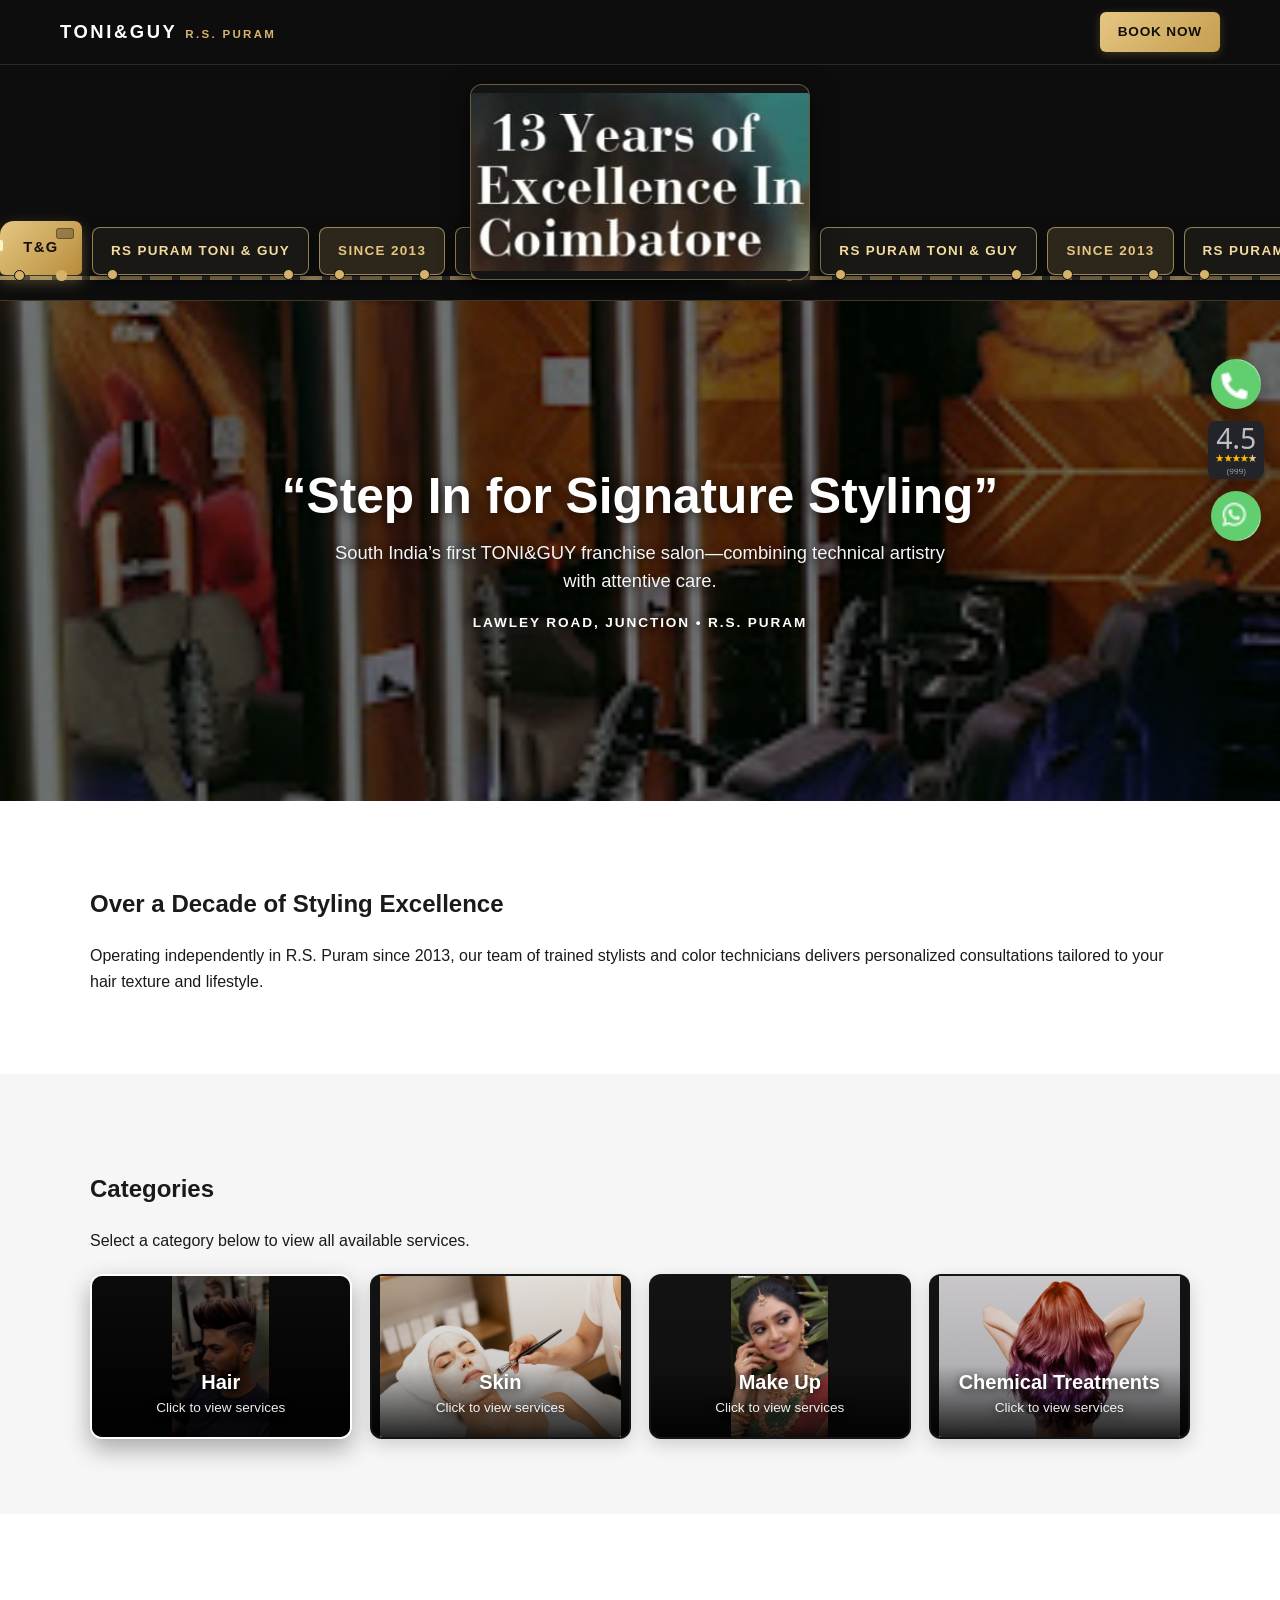
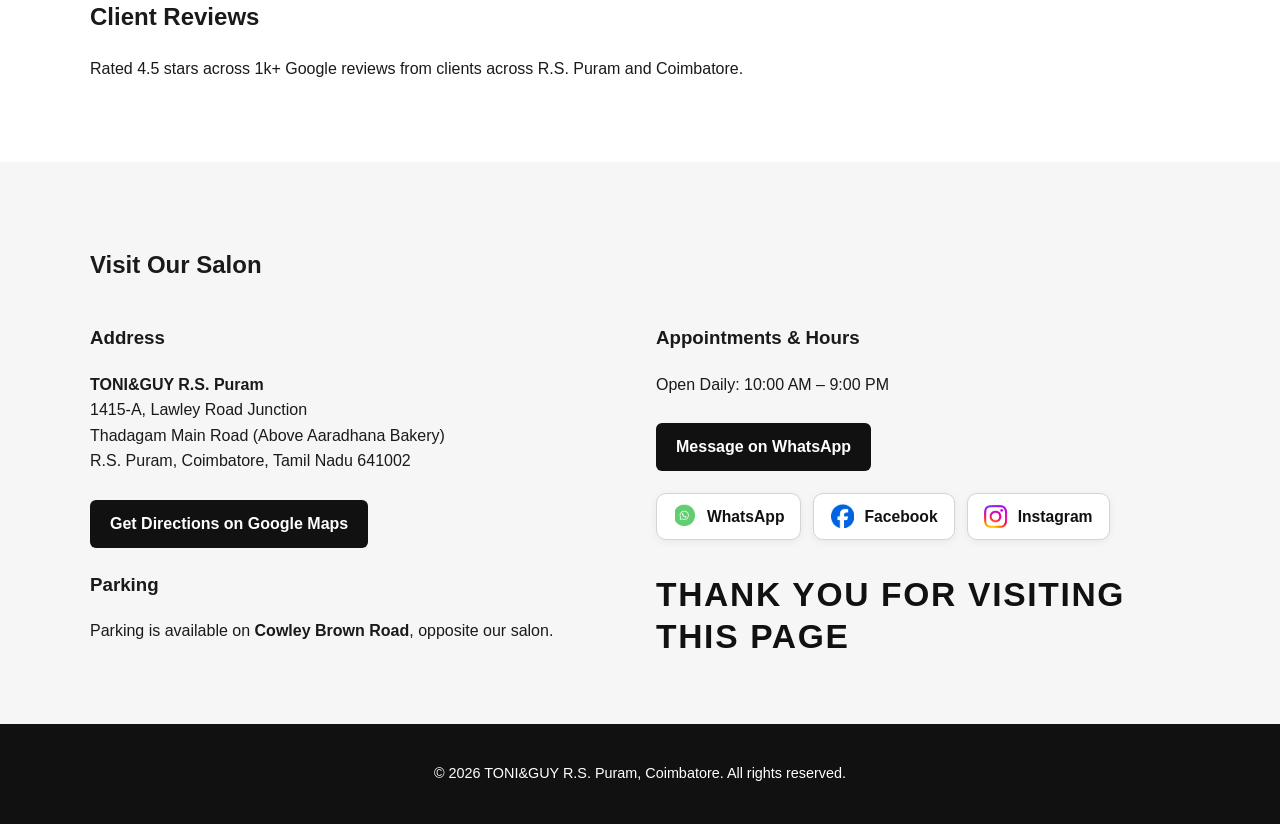
<file: index.html>
<!DOCTYPE html>
<html lang="en">
<head>
  <meta charset="UTF-8">
  <meta name="viewport" content="width=device-width, initial-scale=1.0">
  <title>TONI&amp;GUY R.S. Puram | Hair &amp; Beauty Salon in Coimbatore</title>
  <meta name="description" content="South India's first TONI&amp;GUY franchise outlet in R.S. Puram, Coimbatore. Located at Lawley Road Junction, Thadagam Main Road above Aaradhana Bakery.">
  <link rel="stylesheet" href="css/style.css?v=18">
  <style>
    .category-grid {
      display: grid;
      grid-template-columns: repeat(auto-fit, minmax(220px, 1fr));
      gap: 18px;
      margin-top: 20px;
    }
    .category-card {
      position: relative;
      overflow: hidden;
      min-height: 165px;
      background-size: cover;
      background-position: center top;
      border: 2px solid transparent;
      border-radius: 12px;
      padding: 22px 18px;
      text-align: center;
      color: #ffffff;
      cursor: pointer;
      display: flex;
      flex-direction: column;
      justify-content: flex-end;
      align-items: center;
      transition: transform 0.25s ease, border-color 0.25s ease, box-shadow 0.25s ease;
      box-shadow: 0 6px 18px rgba(0, 0, 0, 0.16);
    }
    .category-card::before {
      content: "";
      position: absolute;
      inset: 0;`
      background: linear-gradient(to top, rgba(10, 10, 10, 0.82) 10%, rgba(10, 10, 10, 0.35) 100%);
      z-index: 0;
      transition: background 0.25s ease;
    }
    .category-card:hover {
      transform: translateY(-3px);
      border-color: rgba(255, 255, 255, 0.65);
    }
    .category-card.active {
      border-color: #ffffff;
      box-shadow: 0 10px 24px rgba(0, 0, 0, 0.32);
    }
    .category-card.active::before {
      background: linear-gradient(to top, rgba(0, 0, 0, 0.9) 15%, rgba(0, 0, 0, 0.45) 100%);
    }
    .category-card h3,
    .category-card span {
      position: relative;
      z-index: 1;
      color: #ffffff;
      text-shadow: 0 2px 8px rgba(0, 0, 0, 0.75);
    }
    .category-card h3 {
      margin: 0 0 6px;
      font-size: 1.25rem;
    }
    .category-card span {
      font-size: 0.85rem;
      opacity: 0.92;
    }
    .cat-hair-bg {
      background-image: url("images/haircut.jpg");
    }
    .cat-skin-bg {
      background-image: url("images/skin.jpg");
    }
    .cat-makeup-bg {
      background-image: url("images/makeup.jpg");
    }
    .cat-chemical-bg {
      background-image: url("images/chemical.jpg");
    }
    .category-panel {
      display: none;
      margin-top: 24px;
      background: #ffffff;
      border: 1px solid #e5e5e5;
      border-radius: 12px;
      padding: 24px;
      box-shadow: 0 6px 18px rgba(0, 0, 0, 0.06);
    }
    .category-panel.active {
      display: block;
    }
    .panel-header-row {
      display: flex;
      align-items: center;
      justify-content: space-between;
      gap: 12px;
      margin-bottom: 14px;
      border-bottom: 1px solid #eeeeee;
      padding-bottom: 10px;
    }
    .category-panel h3 {
      margin: 0;
      font-size: 1.25rem;
    }
    .back-to-cats-btn {
      padding: 6px 14px;
      border-radius: 999px;
      border: 1px solid #d4af37;
      background: transparent;
      color: #d4af37;
      font-size: 0.85rem;
      font-weight: 600;
      cursor: pointer;
    }
    .back-to-cats-btn:hover {
      background: #d4af37;
      color: #111111;
    }
    .service-tags {
      display: flex;
      flex-wrap: wrap;
      gap: 10px;
      list-style: none;
      padding: 0;
      margin: 0;
    }
    .service-tags li {
      background: #f5f5f5;
      color: #111111;
      padding: 8px 14px;
      border-radius: 999px;
      font-size: 0.92rem;
      border: 1px solid #e2e2e2;
    }

    /* Whole Categories Section Holding New PNG Picture + Gold Services When Clicked */
    #services.has-category-bg {
      position: relative;
      background-size: cover;
      background-position: center;
      background-repeat: no-repeat;
      color: #ffffff;
    }
    #services.has-category-bg::before {
      content: "";
      position: absolute;
      inset: 0;
      background: rgba(10, 10, 10, 0.72);
      z-index: 0;
    }
    #services.has-category-bg > .container {
      position: relative;
      z-index: 1;
    }
    #services.has-category-bg h2,
    #services.has-category-bg > .container > p {
      color: #ffffff;
    }
    #services.has-category-bg .category-panel {
      background: rgba(15, 15, 15, 0.84);
      border-color: rgba(245, 214, 135, 0.6);
      box-shadow: 0 10px 28px rgba(0, 0, 0, 0.45);
    }
    #services.has-category-bg .panel-header-row {
      border-bottom-color: rgba(245, 214, 135, 0.35);
    }
    #services.has-category-bg .category-panel h3 {
      color: #f5d687;
    }
    #services.has-category-bg .service-tags li {
      background: rgba(245, 214, 135, 0.16);
      color: #f5d687;
      border: 1px solid rgba(245, 214, 135, 0.7);
      font-weight: 600;
    }
  </style>
</head>
  <script>
(function () {
  function startRotator() {
    var frame = document.getElementById("neatRotatorFrame");
    if (!frame) return;

    var slides = frame.querySelectorAll(".neat-slide");
    var dots = frame.querySelectorAll(".neat-dot");
    if (slides.length < 2) return;

    var current = 0;

    function goTo(idx) {
      current = ((idx % slides.length) + slides.length) % slides.length;
      for (var i = 0; i < slides.length; i++) {
        if (i === current) {
          slides[i].classList.add("is-active");
        } else {
          slides[i].classList.remove("is-active");
        }
      }
      for (var j = 0; j < dots.length; j++) {
        if (j === current) {
          dots[j].classList.add("is-active");
        } else {
          dots[j].classList.remove("is-active");
        }
      }
    }

    goTo(0);

    for (var d = 0; d < dots.length; d++) {
      (function (dotIndex) {
        dots[dotIndex].addEventListener("click", function () {
          goTo(dotIndex);
        });
      })(d);
    }

    if (window.__neatRotatorTimer) {
      clearInterval(window.__neatRotatorTimer);
    }
    window.__neatRotatorTimer = setInterval(function () {
      goTo(current + 1);
    }, 2000);
  }

  if (document.readyState === "loading") {
    document.addEventListener("DOMContentLoaded", startRotator);
  } else {
    startRotator();
  }
})();
</script>
<body>
  
<header class="site-topbar">
  <div class="topbar-inner">
    <a href="index.html" class="brand-mark" aria-label="TONI&GUY R.S. Puram Home">
      <span class="brand-title">TONI&amp;GUY</span>
      <span class="brand-sub">R.S. PURAM</span>
    </a>
    <a href="booking.html" class="topbar-book-btn">Book Now</a>
  </div>
</header>
<section class="neat-rotator-section" aria-label="Salon Highlights Rotator">
  <!-- Train passing behind the rotating picture card -->
  <div class="strip-train-stage" aria-hidden="true">
    <div class="strip-rail-line"></div>
    <div class="strip-train-loop">
      <div class="train-set">
        <div class="train-engine">
          <span class="train-headlight"></span>
          <span class="train-engine-badge">T&amp;G</span>
        </div>
        <div class="train-car">RS PURAM TONI &amp; GUY</div>
        <div class="train-car train-car-accent">SINCE 2013</div>
        <div class="train-car">RS PURAM TONI &amp; GUY</div>
      </div>

      <div class="train-set">
        <div class="train-engine">
          <span class="train-headlight"></span>
          <span class="train-engine-badge">T&amp;G</span>
        </div>
        <div class="train-car">RS PURAM TONI &amp; GUY</div>
        <div class="train-car train-car-accent">SINCE 2013</div>
        <div class="train-car">RS PURAM TONI &amp; GUY</div>
      </div>
    </div>
  </div>

  <!-- Centered rotating photo card sitting in front of the train -->
  <div class="neat-rotator-frame" id="neatRotatorFrame">
    <div class="neat-rotator-track">
      <div class="neat-slide is-active">
        <img src="images/13.png" alt="13 Years of TONI&amp;GUY R.S. Puram" />
      </div>
      <div class="neat-slide">
        <img src="images/1st.png" alt="South India's First TONI&amp;GUY Franchise Salon" />
      </div>
      <div class="neat-slide">
        <img src="images/happy.png" alt="Happy Clients at TONI&amp;GUY R.S. Puram" />
      </div>
    </div>

    <div class="neat-rotator-dots" aria-label="Slide indicators">
      <button type="button" class="neat-dot is-active" data-slide="0" aria-label="Show slide 1"></button>
      <button type="button" class="neat-dot" data-slide="1" aria-label="Show slide 2"></button>
      <button type="button" class="neat-dot" data-slide="2" aria-label="Show slide 3"></button>
    </div>
  </div>
</section>

  
 <section class="hero-slider" id="top" aria-label="Salon Showcase">
    <div class="slides-track">
      <!-- Slide 1 -->
      <div class="slide active">
        <img src="images/slide2.png" alt="TONI&amp;GUY R.S. Puram Coimbatore salon interior" class="slide-img" />
        <div class="slide-overlay"></div>
        <div class="slide-content">
          <h1 class="slide-headline">&ldquo;Step In for Signature Styling&rdquo;</h1>
          <p class="slide-subtext">
            South India&rsquo;s first TONI&amp;GUY franchise salon&mdash;combining technical artistry with attentive care.
          </p>
          <p class="slide-location">LAWLEY ROAD, JUNCTION &bull; R.S. PURAM</p>
        </div>
      </div>

      <!-- Slide 2 -->
      <div class="slide">
        <img src="images/slide2.png" alt="TONI&amp;GUY R.S. Puram styling stations and mirrors" class="slide-img" />
        <div class="slide-overlay"></div>
        <div class="slide-content">
          <h2 class="slide-headline">&ldquo;Ready for a Fresh Look?&rdquo;</h2>
          <p class="slide-subtext">
            Lock in your preferred stylist and time by calling now before peak weekend hours fill up.
          </p>
          <p class="slide-location">LAWLEY ROAD, JUNCTION &bull; R.S. PURAM</p>
        </div>
      </div>
    </div>
  </section>

  <section id="about" class="section">
    <div class="container">
      <h2>Over a Decade of Styling Excellence</h2>
      <p>Operating independently in R.S. Puram since 2013, our team of trained stylists and color technicians delivers personalized consultations tailored to your hair texture and lifestyle.</p>
    </div>
  </section>

  <section id="services" class="section section-alt">
    <div class="container">
      <h2>Categories</h2>
      <p>Select a category below to view all available services.</p>

      <div id="categoryCardsGrid" class="category-grid" role="tablist" aria-label="Service Categories">
        <button type="button" class="category-card cat-hair-bg active" data-category="hair" data-bg="images/hairs.png" onclick="showCategory('hair', this)">
          <h3>Hair</h3>
          <span>Click to view services</span>
        </button>

        <button type="button" class="category-card cat-skin-bg" data-category="skin" data-bg="images/skins.png" onclick="showCategory('skin', this)">
          <h3>Skin</h3>
          <span>Click to view services</span>
        </button>

        <button type="button" class="category-card cat-makeup-bg" data-category="makeup" data-bg="images/makeups.png" onclick="showCategory('makeup', this)">
          <h3>Make Up</h3>
          <span>Click to view services</span>
        </button>

        <button type="button" class="category-card cat-chemical-bg" data-category="chemical" data-bg="images/chemicals.png" onclick="showCategory('chemical', this)">
          <h3>Chemical Treatments</h3>
          <span>Click to view services</span>
        </button>
      </div>

      <!-- Hair Services -->
      <div id="cat-hair" class="category-panel">
        <div class="panel-header-row">
          <h3>Hair Services</h3>
          <button type="button" class="back-to-cats-btn" onclick="resetCategoriesView()">All Categories</button>
        </div>
        <ul class="service-tags">
          <li>Haircut</li>
          <li>Signature Cut</li>
          <li>Hair Mens</li>
          <li>Men's Style</li>
          <li>Hairstyling</li>
          <li>Blow dry</li>
          <li>Signature Blow Dry</li>
          <li>Shampoo &amp; conditioning</li>
          <li>Hair extensions</li>
          <li>Face Framing</li>
          <li>Hair Texture</li>
          <li>Afro Textured Hair</li>
          <li>Beach Wave</li>
          <li>Hair Up</li>
          <li>Party Hair</li>
          <li>Wedding Hair</li>
          <li>Hair &amp; Scalp</li>
          <li>Hair Treatment</li>
          <li>Hairspa Treatment</li>
          <li>Hair Salons</li>
          <li>Hairdressing Salons</li>
          <li>Hair And Fashion</li>
        </ul>
      </div>

      <!-- Skin Services -->
      <div id="cat-skin" class="category-panel">
        <div class="panel-header-row">
          <h3>Skin Services</h3>
          <button type="button" class="back-to-cats-btn" onclick="resetCategoriesView()">All Categories</button>
        </div>
        <ul class="service-tags">
          <li>Facials</li>
          <li>Skin care</li>
          <li>Manicure</li>
          <li>Pedicure</li>
          <li>Waxing</li>
          <li>Body waxing</li>
          <li>Eyebrow threading</li>
          <li>Eyebrow hair removal</li>
          <li>Eyebrow beautification</li>
          <li>Hair threading</li>
        </ul>
      </div>

      <!-- Make Up Services -->
      <div id="cat-makeup" class="category-panel">
        <div class="panel-header-row">
          <h3>Make Up Services</h3>
          <button type="button" class="back-to-cats-btn" onclick="resetCategoriesView()">All Categories</button>
        </div>
        <ul class="service-tags">
          <li>Make-up</li>
          <li>Make-up services</li>
          <li>Bridal services</li>
          <li>Wedding Day</li>
          <li>Wedding and event preparation</li>
          <li>Special Occasion</li>
          <li>Touch Up</li>
        </ul>
      </div>

      <!-- Chemical Treatments -->
      <div id="cat-chemical" class="category-panel">
        <div class="panel-header-row">
          <h3>Chemical Treatments</h3>
          <button type="button" class="back-to-cats-btn" onclick="resetCategoriesView()">All Categories</button>
        </div>
        <ul class="service-tags">
          <li>Hair Colour</li>
          <li>Signature Colour</li>
          <li>Full Head Colour</li>
          <li>Cut And Colour</li>
          <li>Colour Packages</li>
          <li>Signature Balayage</li>
          <li>Signature Highlights</li>
          <li>Keratin Smoothing</li>
          <li>Keratin treatments</li>
          <li>Plex Treatment</li>
          <li>Hair Straightener</li>
        </ul>
      </div>
    </div>
  </section>

  <section id="reviews" class="section">
    <div class="container">
      <h2>Client Reviews</h2>
      <p>Rated 4.5 stars across 1k+ Google reviews from clients across R.S. Puram and Coimbatore.</p>
    </div>
  </section>

  <section id="location" class="section section-alt">
    <div class="container">
      <h2>Visit Our Salon</h2>
      <div class="grid-2">
        <div>
          <h3>Address</h3>
          <p><strong>TONI&amp;GUY R.S. Puram</strong><br>
          1415-A, Lawley Road Junction<br>
          Thadagam Main Road (Above Aaradhana Bakery)<br>
          R.S. Puram, Coimbatore, Tamil Nadu 641002</p>

          <a
            href="https://maps.app.goo.gl/bHeQWKFLLneiMR136"
            class="btn-primary"
            target="_blank"
            rel="noopener"
          >
            Get Directions on Google Maps
          </a>

          <h3 style="margin-top: 22px;">Parking</h3>
          <p>Parking is available on <strong>Cowley Brown Road</strong>, opposite our salon.</p>
        </div>

        <div id="contact">
          <h3>Appointments &amp; Hours</h3>
          <p>Open Daily: 10:00 AM &ndash; 9:00 PM</p>
          <a id="whatsappSectionBtn" href="https://wa.me/919500839097" class="btn-primary" target="_blank" rel="noopener">Message on WhatsApp</a>

          <div class="salon-social-block">
            <div class="social-btn-group">
              <a href="https://wa.me/919500839097" target="_blank" rel="noopener noreferrer" class="social-action-btn" aria-label="WhatsApp 9500839097">
                <img src="images/whatapp.png" alt="WhatsApp" class="social-icon-img" />
                <span>WhatsApp</span>
              </a>

              <a href="https://www.facebook.com/share/14zz7qTqhJR/" target="_blank" rel="noopener noreferrer" class="social-action-btn" aria-label="Facebook Page">
                <img src="images/fb.png" alt="Facebook" class="social-icon-img" />
                <span>Facebook</span>
              </a>

              <a href="https://www.instagram.com/toniandguyrspuram?avpt=MTF4M2hwM3NieGpkdw==" target="_blank" rel="noopener noreferrer" class="social-action-btn" aria-label="Instagram Page">
                <img src="images/insta.png" alt="Instagram" class="social-icon-img" />
                <span>Instagram</span>
              </a>
            </div>

            <p class="thank-you-banner">THANK YOU FOR VISITING THIS PAGE</p>
          </div>
        </div>
       
      </div>
    </div>
  </section>

  <footer class="footer">
    <div class="container">
      <p>&copy; 2026 TONI&amp;GUY R.S. Puram, Coimbatore. All rights reserved.</p>
    </div>
  </footer>

  <aside id="floatingStack" aria-label="Quick Contact and Reviews" style="position: fixed; top: 50%; right: 16px; transform: translateY(-50%); z-index: 999999; display: flex; flex-direction: column; align-items: center; gap: 12px; pointer-events: auto;">
    <a href="tel:+919500839097" title="Call TONI&amp;GUY R.S. Puram" aria-label="Call TONI&amp;GUY R.S. Puram" style="display: block; width: 50px; height: 50px; border-radius: 50%; overflow: hidden; text-decoration: none; box-shadow: 0 6px 18px rgba(0, 0, 0, 0.35);">
      <img src="images/call.png" alt="Call" style="width: 100%; height: 100%; object-fit: cover; display: block;">
    </a>

    <a href="#reviews" title="Google Reviews" aria-label="Google Reviews for TONI&amp;GUY R.S. Puram" style="display: block; width: 56px; height: 58px; border-radius: 8px; overflow: hidden; text-decoration: none; box-shadow: 0 6px 18px rgba(0, 0, 0, 0.35);">
      <img src="images/review.png" alt="Google Reviews" style="width: 100%; height: 100%; object-fit: cover; display: block;">
    </a>

    <a id="whatsappBtn" href="https://wa.me/919500839097" target="_blank" rel="noopener" title="WhatsApp TONI&amp;GUY R.S. Puram" aria-label="WhatsApp TONI&amp;GUY R.S. Puram" style="display: block; width: 50px; height: 50px; border-radius: 50%; overflow: hidden; text-decoration: none; box-shadow: 0 6px 18px rgba(0, 0, 0, 0.35);">
      <img src="images/whatapp.png" alt="WhatsApp" style="width: 100%; height: 100%; object-fit: cover; display: block;">
    </a>
  </aside>

  <script>
    window.showCategory = function (categoryKey, clickedBtn) {
      var cards = document.querySelectorAll(".category-card");
      for (var i = 0; i < cards.length; i++) {
        cards[i].classList.remove("active");
      }

      var panels = document.querySelectorAll(".category-panel");
      for (var j = 0; j < panels.length; j++) {
        panels[j].classList.remove("active");
      }

      var activeBtn = clickedBtn || document.querySelector('.category-card[data-category="' + categoryKey + '"]');
      if (activeBtn) {
        activeBtn.classList.add("active");
      }

      var grid = document.getElementById("categoryCardsGrid");
      if (grid) {
        grid.style.display = "none";
      }

      var section = document.getElementById("services");
      var pngMap = {
        hair: "images/hairs.png",
        skin: "images/skins.png",
        makeup: "images/makeups.png",
        chemical: "images/chemicals.png"
      };
      var bgImg = (activeBtn && activeBtn.getAttribute("data-bg")) || pngMap[categoryKey];

      if (section && bgImg) {
        section.style.backgroundImage = 'url("' + bgImg + '")';
        section.classList.add("has-category-bg");
      }

      var targetPanel = document.getElementById("cat-" + categoryKey);
      if (targetPanel) {
        targetPanel.classList.add("active");
        try {
          targetPanel.scrollIntoView({ behavior: "smooth", block: "nearest" });
        } catch (err) {
          targetPanel.scrollIntoView();
        }
      }
    };

    window.resetCategoriesView = function () {
  var grid = document.getElementById("categoryCardsGrid");
  var section = document.getElementById("services");
  var panels = document.querySelectorAll(".category-panel");

  for (var j = 0; j < panels.length; j++) {
    panels[j].classList.remove("active");
  }

  if (grid) {
    grid.style.display = "";
  }
  if (section) {
    section.style.backgroundImage = "";
    section.classList.remove("has-category-bg");
  }
};
  </script>
  <script src="js/main.js?v=6"></script> 
</body>
</html>
</file>
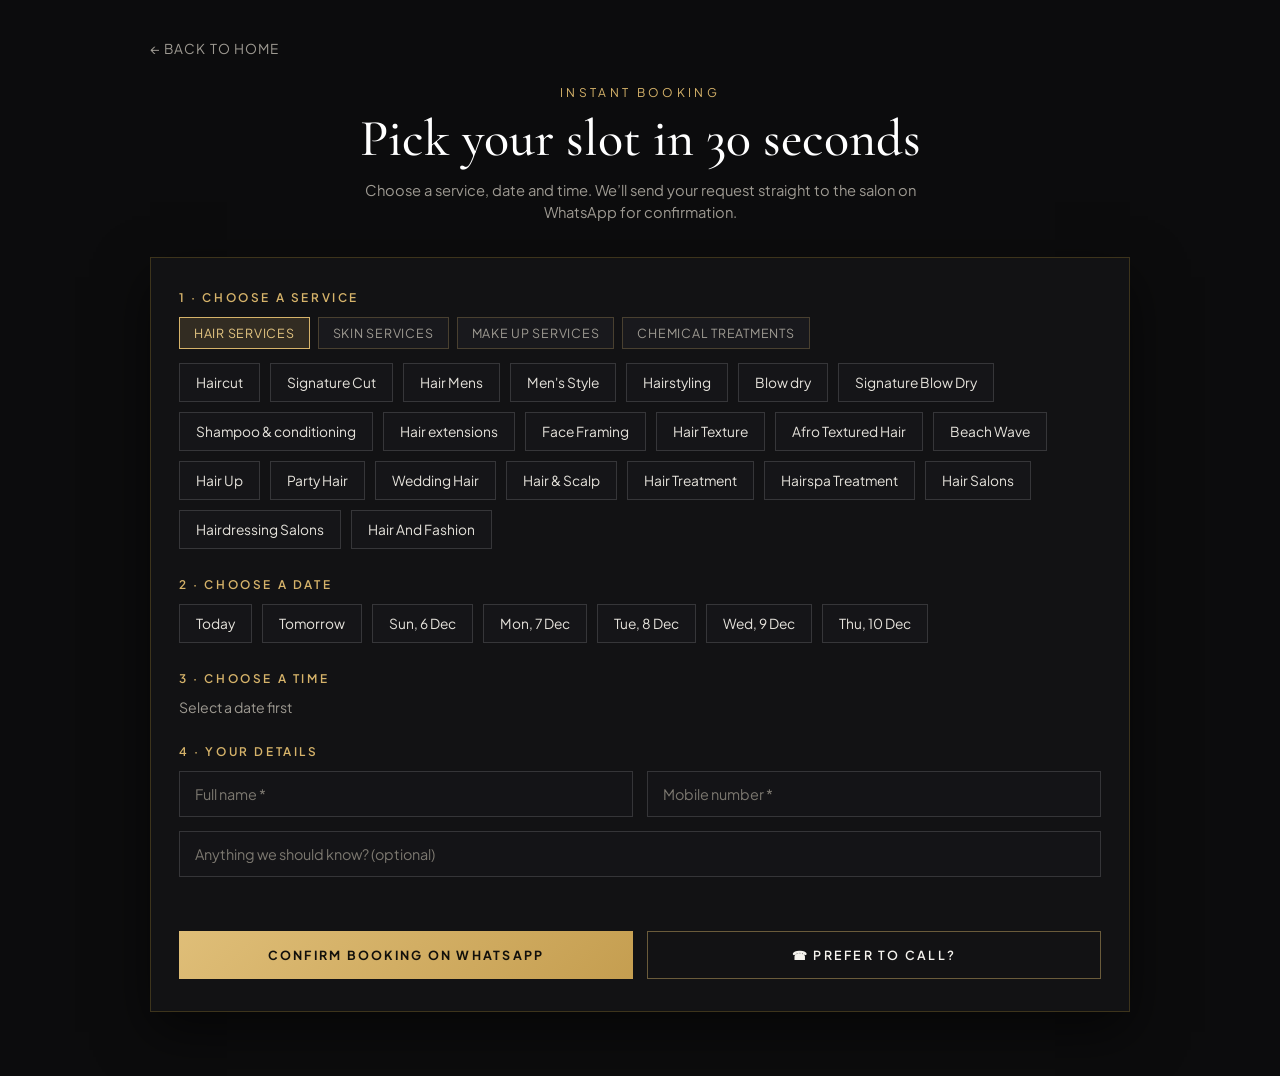
<file: booking.html>
<!DOCTYPE html>
<html lang="en">
<head>
  <meta charset="UTF-8" />
  <meta name="viewport" content="width=device-width, initial-scale=1.0" />
  <title>Instant Booking — TONI&amp;GUY R.S. Puram</title>
  <link rel="preconnect" href="https://fonts.googleapis.com" />
  <link rel="preconnect" href="https://fonts.gstatic.com" crossorigin />
  <link href="https://fonts.googleapis.com/css2?family=Cormorant+Garamond:wght@400;500;600&family=Plus+Jakarta+Sans:wght@400;500;600;700&display=swap" rel="stylesheet" />
  <style>
    :root {
      --bg-page: #0c0c0d;
      --bg-card: #121214;
      --bg-pill: #151518;
      --border-subtle: rgba(212, 175, 55, 0.22);
      --border-pill: rgba(255, 255, 255, 0.14);
      --gold: #d6b36a;
      --gold-bright: #e5c682;
      --text-main: #f5f3ee;
      --text-muted: #9e9a92;
    }

    * {
      box-sizing: border-box;
    }

    body {
      margin: 0;
      min-height: 100vh;
      background: var(--bg-page);
      color: var(--text-main);
      font-family: "Plus Jakarta Sans", -apple-system, BlinkMacSystemFont, sans-serif;
      padding: 40px 18px 64px;
    }

    .booking-wrap {
      max-width: 980px;
      margin: 0 auto;
    }

    .top-bar {
      display: flex;
      justify-content: space-between;
      align-items: center;
      margin-bottom: 28px;
      gap: 12px;
    }

    .back-link {
      color: var(--text-muted);
      text-decoration: none;
      font-size: 0.85rem;
      letter-spacing: 0.08em;
      text-transform: uppercase;
      transition: color 0.2s ease;
    }

    .back-link:hover {
      color: var(--gold);
    }

    .header-block {
      text-align: center;
      margin-bottom: 34px;
    }

    .eyebrow {
      font-size: 0.75rem;
      letter-spacing: 0.28em;
      text-transform: uppercase;
      color: var(--gold);
      margin: 0 0 10px;
    }

    h1 {
      font-family: "Cormorant Garamond", Georgia, serif;
      font-weight: 500;
      font-size: clamp(2.1rem, 4.5vw, 3.25rem);
      line-height: 1.1;
      margin: 0 0 12px;
      color: #ffffff;
    }

    .subtitle {
      margin: 0 auto;
      max-width: 560px;
      font-size: 0.92rem;
      color: var(--text-muted);
      line-height: 1.5;
    }

    .booking-panel {
      background: var(--bg-card);
      border: 1px solid var(--border-subtle);
      padding: 32px 28px;
      box-shadow: 0 20px 50px rgba(0, 0, 0, 0.55);
    }

    .step-section {
      margin-bottom: 28px;
    }

    .step-label {
      font-size: 0.74rem;
      letter-spacing: 0.22em;
      text-transform: uppercase;
      color: var(--gold);
      margin: 0 0 12px;
      font-weight: 600;
    }

    .category-tabs {
      display: flex;
      flex-wrap: wrap;
      gap: 8px;
      margin-bottom: 14px;
    }

    .cat-tab-btn {
      background: #19191d;
      color: var(--text-muted);
      border: 1px solid rgba(214, 179, 106, 0.25);
      padding: 7px 14px;
      font-family: inherit;
      font-size: 0.78rem;
      letter-spacing: 0.06em;
      text-transform: uppercase;
      cursor: pointer;
      transition: all 0.2s ease;
    }

    .cat-tab-btn:hover,
    .cat-tab-btn.active {
      background: rgba(214, 179, 106, 0.16);
      border-color: var(--gold);
      color: var(--gold-bright);
    }

    .option-grid {
      display: flex;
      flex-wrap: wrap;
      gap: 10px;
    }

    .option-btn {
      background: var(--bg-pill);
      color: #e6e3dc;
      border: 1px solid var(--border-pill);
      padding: 10px 16px;
      font-family: inherit;
      font-size: 0.86rem;
      cursor: pointer;
      transition: border-color 0.2s ease, background-color 0.2s ease, color 0.2s ease;
    }

    .option-btn:hover {
      border-color: var(--gold);
      color: #ffffff;
    }

    .option-btn.selected {
      background: rgba(214, 179, 106, 0.16);
      border-color: var(--gold);
      color: var(--gold-bright);
      font-weight: 600;
    }

    .helper-text {
      color: var(--text-muted);
      font-size: 0.88rem;
      margin: 4px 0 0;
    }

    .details-row {
      display: grid;
      grid-template-columns: repeat(2, minmax(0, 1fr));
      gap: 14px;
      margin-bottom: 14px;
    }

    .field-input {
      width: 100%;
      background: #141417;
      border: 1px solid rgba(255, 255, 255, 0.14);
      color: #ffffff;
      padding: 13px 15px;
      font-family: inherit;
      font-size: 0.9rem;
      outline: none;
      transition: border-color 0.2s ease;
    }

    .field-input::placeholder {
      color: #7c7870;
    }

    .field-input:focus {
      border-color: var(--gold);
    }

    .actions-row {
      display: grid;
      grid-template-columns: repeat(2, minmax(0, 1fr));
      gap: 14px;
      margin-top: 24px;
    }

    .btn-gold {
      background: linear-gradient(135deg, #dfbe78, #c59e50);
      color: #12100b;
      border: none;
      padding: 15px 20px;
      font-family: inherit;
      font-size: 0.78rem;
      font-weight: 700;
      letter-spacing: 0.18em;
      text-transform: uppercase;
      cursor: pointer;
      transition: filter 0.2s ease;
    }

    .btn-gold:hover {
      filter: brightness(1.06);
    }

    .btn-outline {
      background: transparent;
      color: var(--text-main);
      border: 1px solid rgba(214, 179, 106, 0.45);
      padding: 15px 20px;
      font-family: inherit;
      font-size: 0.78rem;
      font-weight: 600;
      letter-spacing: 0.18em;
      text-transform: uppercase;
      text-decoration: none;
      display: inline-flex;
      align-items: center;
      justify-content: center;
      gap: 8px;
      transition: border-color 0.2s ease, background-color 0.2s ease;
    }

    .btn-outline:hover {
      border-color: var(--gold);
      background: rgba(214, 179, 106, 0.08);
    }

    .error-msg {
      color: #f08080;
      font-size: 0.84rem;
      margin-top: 10px;
      min-height: 20px;
    }

    @media (max-width: 680px) {
      .booking-panel {
        padding: 22px 16px;
      }

      .details-row,
      .actions-row {
        grid-template-columns: 1fr;
      }
    }
  </style>
</head>
<body>
  <main class="booking-wrap">
    <div class="top-bar">
      <a href="index.html" class="back-link">&larr; Back to Home</a>
    </div>

    <header class="header-block">
      <p class="eyebrow">Instant Booking</p>
      <h1>Pick your slot in 30 seconds</h1>
      <p class="subtitle">Choose a service, date and time. We&rsquo;ll send your request straight to the salon on WhatsApp for confirmation.</p>
    </header>

    <section class="booking-panel" aria-label="Instant Appointment Booking">
      <!-- 1. Choose a Service -->
      <div class="step-section">
        <p class="step-label">1 &middot; Choose a Service</p>

        <div class="category-tabs" id="categoryTabs">
          <button type="button" class="cat-tab-btn active" data-group="hair">Hair Services</button>
          <button type="button" class="cat-tab-btn" data-group="skin">Skin Services</button>
          <button type="button" class="cat-tab-btn" data-group="makeup">Make Up Services</button>
          <button type="button" class="cat-tab-btn" data-group="chemical">Chemical Treatments</button>
        </div>

        <div class="option-grid" id="serviceOptions"></div>
      </div>

      <!-- 2. Choose a Date -->
      <div class="step-section">
        <p class="step-label">2 &middot; Choose a Date</p>
        <div class="option-grid" id="dateOptions"></div>
      </div>

      <!-- 3. Choose a Time -->
      <div class="step-section">
        <p class="step-label">3 &middot; Choose a Time</p>
        <p class="helper-text" id="timeHelper">Select a date first</p>
        <div class="option-grid" id="timeOptions" style="display: none;"></div>
      </div>

      <!-- 4. Your Details -->
      <div class="step-section" style="margin-bottom: 0;">
        <p class="step-label">4 &middot; Your Details</p>
        <div class="details-row">
          <input type="text" id="customerName" class="field-input" placeholder="Full name *" required />
          <input type="tel" id="customerPhone" class="field-input" placeholder="Mobile number *" required />
        </div>
        <input type="text" id="customerNotes" class="field-input" placeholder="Anything we should know? (optional)" />
        <p class="error-msg" id="formError" role="alert"></p>

        <div class="actions-row">
          <button type="button" class="btn-gold" id="confirmWhatsappBtn">Confirm Booking on WhatsApp</button>
          <a href="tel:+919500839097" class="btn-outline">&#9742; Prefer to Call?</a>
        </div>
      </div>
    </section>
  </main>

  <script>
    (function () {
      const WHATSAPP_NUMBER = "919500839097";

      const SERVICE_CATALOG = {
        hair: [
          "Haircut",
          "Signature Cut",
          "Hair Mens",
          "Men's Style",
          "Hairstyling",
          "Blow dry",
          "Signature Blow Dry",
          "Shampoo & conditioning",
          "Hair extensions",
          "Face Framing",
          "Hair Texture",
          "Afro Textured Hair",
          "Beach Wave",
          "Hair Up",
          "Party Hair",
          "Wedding Hair",
          "Hair & Scalp",
          "Hair Treatment",
          "Hairspa Treatment",
          "Hair Salons",
          "Hairdressing Salons",
          "Hair And Fashion"
        ],
        skin: [
          "Facials",
          "Skin care",
          "Manicure",
          "Pedicure",
          "Waxing",
          "Body waxing",
          "Eyebrow threading",
          "Eyebrow hair removal",
          "Eyebrow beautification",
          "Hair threading"
        ],
        makeup: [
          "Make-up",
          "Make-up services",
          "Bridal services",
          "Wedding Day",
          "Wedding and event preparation",
          "Special Occasion",
          "Touch Up"
        ],
        chemical: [
          "Hair Colour",
          "Signature Colour",
          "Full Head Colour",
          "Cut And Colour",
          "Colour Packages",
          "Signature Balayage",
          "Signature Highlights",
          "Keratin Smoothing",
          "Keratin treatments",
          "Plex Treatment",
          "Hair Straightener"
        ]
      };

      const TIME_SLOTS = [
        "10:30 AM", "11:30 AM", "12:30 PM",
        "2:00 PM", "3:30 PM", "5:00 PM",
        "6:30 PM", "7:30 PM"
      ];

      let activeCategory = "hair";
      let selectedService = "";
      let selectedDateLabel = "";
      let selectedTime = "";

      const categoryTabs = document.querySelectorAll("#categoryTabs .cat-tab-btn");
      const serviceContainer = document.getElementById("serviceOptions");
      const dateContainer = document.getElementById("dateOptions");
      const timeHelper = document.getElementById("timeHelper");
      const timeContainer = document.getElementById("timeOptions");
      const nameInput = document.getElementById("customerName");
      const phoneInput = document.getElementById("customerPhone");
      const notesInput = document.getElementById("customerNotes");
      const errorEl = document.getElementById("formError");
      const confirmBtn = document.getElementById("confirmWhatsappBtn");

      function renderServices(groupKey) {
        serviceContainer.innerHTML = "";
        const items = SERVICE_CATALOG[groupKey] || [];
        items.forEach((serviceName) => {
          const btn = document.createElement("button");
          btn.type = "button";
          btn.className = "option-btn";
          btn.textContent = serviceName;
          btn.dataset.service = serviceName;

          if (selectedService === serviceName) {
            btn.classList.add("selected");
          }

          btn.addEventListener("click", () => {
            serviceContainer.querySelectorAll(".option-btn").forEach((b) => b.classList.remove("selected"));
            btn.classList.add("selected");
            selectedService = serviceName;
            errorEl.textContent = "";
          });

          serviceContainer.appendChild(btn);
        });
      }

      categoryTabs.forEach((tab) => {
        tab.addEventListener("click", () => {
          categoryTabs.forEach((t) => t.classList.remove("active"));
          tab.classList.add("active");
          activeCategory = tab.dataset.group;
          renderServices(activeCategory);
        });
      });

      const dayNames = ["Sun", "Mon", "Tue", "Wed", "Thu", "Fri", "Sat"];
      const monthNames = ["Jan", "Feb", "Mar", "Apr", "May", "Jun", "Jul", "Aug", "Sep", "Oct", "Nov", "Dec"];

      function buildWeekDates() {
        const now = new Date();
        for (let i = 0; i < 7; i++) {
          const d = new Date(now);
          d.setDate(now.getDate() + i);

          let label;
          if (i === 0) {
            label = "Today";
          } else if (i === 1) {
            label = "Tomorrow";
          } else {
            label = `${dayNames[d.getDay()]}, ${d.getDate()} ${monthNames[d.getMonth()]}`;
          }

          const fullDateText = `${label} (${d.getDate()} ${monthNames[d.getMonth()]} ${d.getFullYear()})`;
          const btn = document.createElement("button");
          btn.type = "button";
          btn.className = "option-btn";
          btn.textContent = label;
          btn.dataset.fullDate = fullDateText;

          btn.addEventListener("click", () => {
            dateContainer.querySelectorAll(".option-btn").forEach((b) => b.classList.remove("selected"));
            btn.classList.add("selected");
            selectedDateLabel = btn.dataset.fullDate;
            errorEl.textContent = "";
            renderTimeSlots();
          });

          dateContainer.appendChild(btn);
        }
      }

      function renderTimeSlots() {
        selectedTime = "";
        timeHelper.style.display = "none";
        timeContainer.style.display = "flex";
        timeContainer.innerHTML = "";

        TIME_SLOTS.forEach((slot) => {
          const slotBtn = document.createElement("button");
          slotBtn.type = "button";
          slotBtn.className = "option-btn";
          slotBtn.textContent = slot;

          slotBtn.addEventListener("click", () => {
            timeContainer.querySelectorAll(".option-btn").forEach((b) => b.classList.remove("selected"));
            slotBtn.classList.add("selected");
            selectedTime = slot;
            errorEl.textContent = "";
          });

          timeContainer.appendChild(slotBtn);
        });
      }

      confirmBtn.addEventListener("click", () => {
        const name = nameInput.value.trim();
        const phone = phoneInput.value.trim();
        const notes = notesInput.value.trim();

        if (!selectedService) {
          errorEl.textContent = "Please select a service first.";
          return;
        }
        if (!selectedDateLabel) {
          errorEl.textContent = "Please choose a date.";
          return;
        }
        if (!selectedTime) {
          errorEl.textContent = "Please choose a time slot.";
          return;
        }
        if (!name || !phone) {
          errorEl.textContent = "Please enter your full name and mobile number.";
          return;
        }

        const lines = [
          "Hello TONI&GUY R.S. Puram, I would like to book an appointment:",
          `Service: ${selectedService}`,
          `Date: ${selectedDateLabel}`,
          `Time: ${selectedTime}`,
          `Name: ${name}`,
          `Mobile: ${phone}`
        ];
        if (notes) {
          lines.push(`Notes: ${notes}`);
        }

        const waUrl = `https://wa.me/${WHATSAPP_NUMBER}?text=${encodeURIComponent(lines.join("\n"))}`;
        window.open(waUrl, "_blank", "noopener,noreferrer");
      });

      renderServices(activeCategory);
      buildWeekDates();
    })();
  </script>
</body>
</html>
</file>
<file: css/style.css>
*,
*::before,
*::after {
  box-sizing: border-box;
}

html {
  scroll-behavior: smooth;
}

body {
  margin: 0;
  font-family: -apple-system, BlinkMacSystemFont, "Segoe UI", Roboto, Helvetica, Arial, sans-serif;
  line-height: 1.6;
  color: #1a1a1a;
  background-color: #ffffff;
}

.container {
  width: 100%;
  max-width: 1140px;
  margin: 0 auto;
  padding: 0 20px;
}

/* Top Header Bar with Brand Mark & Golden Book Now Button */
.site-topbar {
  width: 100%;
  background: #0d0d0d;
  border-bottom: 1px solid rgba(255, 255, 255, 0.12);
  position: sticky;
  top: 0;
  z-index: 1050;
}

.topbar-inner {
  max-width: 1200px;
  margin: 0 auto;
  padding: 12px 20px;
  display: flex;
  align-items: center;
  justify-content: space-between;
  gap: 16px;
}

.brand-mark {
  display: inline-flex;
  align-items: baseline;
  gap: 8px;
  text-decoration: none;
  color: #ffffff;
}

.brand-title {
  font-weight: 800;
  font-size: 1.15rem;
  letter-spacing: 0.14em;
  text-transform: uppercase;
}

.brand-sub {
  font-size: 0.72rem;
  letter-spacing: 0.2em;
  text-transform: uppercase;
  color: #d6b36a;
  font-weight: 600;
}

.brand-logo-img {
  height: 32px;
  width: auto;
  display: block;
  object-fit: contain;
}

.topbar-book-btn {
  display: inline-flex;
  align-items: center;
  justify-content: center;
  padding: 9px 18px;
  background: linear-gradient(135deg, #e5c682, #c59e50);
  color: #12100b;
  text-decoration: none;
  font-weight: 700;
  font-size: 0.85rem;
  letter-spacing: 0.06em;
  text-transform: uppercase;
  border-radius: 6px;
  box-shadow: 0 2px 10px rgba(214, 179, 106, 0.25);
  transition: filter 0.2s ease, transform 0.15s ease, box-shadow 0.2s ease;
}

.topbar-book-btn:hover {
  filter: brightness(1.06);
  transform: translateY(-1px);
  box-shadow: 0 4px 14px rgba(214, 179, 106, 0.38);
}

/* Header & Navigation */
.navbar {
  position: sticky;
  top: 57px;
  z-index: 1000;
  background: #111111;
  color: #ffffff;
  border-bottom: 1px solid rgba(255, 255, 255, 0.1);
}

.nav-flex {
  display: flex;
  align-items: center;
  justify-content: space-between;
  min-height: 68px;
}

.brand {
  color: #ffffff;
  text-decoration: none;
  font-weight: 700;
  letter-spacing: 0.06em;
  font-size: 1.05rem;
}

.brand span {
  font-weight: 400;
  opacity: 0.85;
}

.nav-links {
  display: flex;
  align-items: center;
  gap: 22px;
}

.nav-links a {
  color: #ffffff;
  text-decoration: none;
  font-size: 0.95rem;
}

.nav-links a:hover {
  opacity: 0.78;
}

.btn-nav {
  background: linear-gradient(135deg, #e5c682, #c59e50);
  color: #12100b !important;
  padding: 8px 16px;
  border-radius: 6px;
  font-weight: 700;
}

.menu-toggle {
  display: none;
  background: transparent;
  border: 1px solid rgba(255, 255, 255, 0.35);
  color: #ffffff;
  font-size: 1.3rem;
  padding: 4px 10px;
  border-radius: 6px;
  cursor: pointer;
}

/* Hero Slider — Smooth Stacked Crossfade Over Image */
.hero-slider {
  position: relative;
  overflow: hidden;
  background: #111111;
  color: #ffffff;
  width: 100%;
}

.slides-track {
  display: grid;
  position: relative;
  width: 100%;
  min-height: 500px;
}

.hero-slider .slide {
  grid-area: 1 / 1;
  display: flex;
  align-items: center;
  justify-content: center;
  position: relative;
  width: 100%;
  min-height: 500px;
  opacity: 0;
  visibility: hidden;
  pointer-events: none;
  transform: scale(1.015);
  transition: opacity 0.6s ease, transform 0.6s ease, visibility 0.6s ease;
  z-index: 0;
}

.hero-slider .slide.active {
  opacity: 1;
  visibility: visible;
  pointer-events: auto;
  transform: scale(1);
  z-index: 1;
}

.slide-img {
  position: absolute;
  inset: 0;
  width: 100%;
  height: 100%;
  object-fit: cover;
  object-position: center;
  display: block;
  z-index: 0;
}

.slide-overlay {
  position: absolute;
  inset: 0;
  background: rgba(0, 0, 0, 0.56);
  z-index: 1;
}

.slide-content {
  position: relative;
  z-index: 2;
  max-width: 820px;
  width: 100%;
  margin: 0 auto;
  padding: 64px 24px;
  text-align: center;
  display: flex;
  flex-direction: column;
  align-items: center;
  justify-content: center;
}

.slide-headline {
  margin: 0 0 14px;
  font-size: clamp(2rem, 4.2vw, 3.1rem);
  line-height: 1.15;
  color: #ffffff;
  text-shadow: 0 2px 12px rgba(0, 0, 0, 0.65);
}

.slide-subtext {
  margin: 0 0 16px;
  max-width: 640px;
  font-size: clamp(1rem, 1.5vw, 1.15rem);
  line-height: 1.55;
  color: #f5f5f5;
  text-shadow: 0 2px 8px rgba(0, 0, 0, 0.65);
}

.slide-location {
  margin: 0;
  font-size: 0.85rem;
  letter-spacing: 0.14em;
  font-weight: 700;
  color: #ffffff;
  text-shadow: 0 2px 8px rgba(0, 0, 0, 0.65);
}

/* Sections & Grids */
.section {
  padding: 64px 0;
}

.section-alt {
  background: #f6f6f6;
}

.grid-2 {
  display: grid;
  grid-template-columns: repeat(auto-fit, minmax(280px, 1fr));
  gap: 32px;
  margin-top: 20px;
}

.grid-3 {
  display: grid;
  grid-template-columns: repeat(auto-fit, minmax(240px, 1fr));
  gap: 20px;
  margin-top: 20px;
}

.btn-primary {
  display: inline-block;
  margin-top: 10px;
  padding: 11px 20px;
  background: #111111;
  color: #ffffff;
  text-decoration: none;
  border-radius: 6px;
  font-weight: 600;
}

.btn-primary:hover {
  background: #2c2c2c;
}

/* Service Categories — Larger Cards Showing Full Photo */
.category-grid {
  display: grid;
  grid-template-columns: repeat(auto-fit, minmax(240px, 1fr));
  gap: 22px;
  margin-top: 20px;
}

.category-card {
  position: relative;
  overflow: hidden;
  min-height: 300px;
  background-size: contain !important;
  background-position: center 22% !important;
  background-repeat: no-repeat !important;
  background-color: #141414;
  border: 2px solid transparent;
  border-radius: 14px;
  padding: 24px 18px;
  text-align: center;
  color: #ffffff;
  cursor: pointer;
  display: flex;
  flex-direction: column;
  justify-content: flex-end;
  align-items: center;
  transition: transform 0.25s ease, border-color 0.25s ease, box-shadow 0.25s ease;
  box-shadow: 0 8px 20px rgba(0, 0, 0, 0.16);
}

.category-card::before {
  content: "";
  position: absolute;
  inset: 0;
  background: linear-gradient(
    to bottom,
    rgba(0, 0, 0, 0.08) 0%,
    rgba(0, 0, 0, 0.18) 55%,
    rgba(0, 0, 0, 0.86) 100%
  );
  z-index: 0;
  transition: background 0.25s ease;
}

.category-card:hover {
  transform: translateY(-4px);
  border-color: rgba(255, 255, 255, 0.75);
}/* GUARANTEED LOOPING TRAIN BEHIND ROTATING PICTURE CARD */
@keyframes salonTrainPass {
  0% {
    transform: translate3d(0, 0, 0);
  }
  100% {
    transform: translate3d(-50%, 0, 0);
  }
}

.neat-rotator-section {
  position: relative !important;
  overflow: hidden !important;
  display: flex !important;
  align-items: center !important;
  justify-content: center !important;
  min-height: 236px !important;
  background: #0d0d0d !important;
  padding: 14px 16px !important;
  border-bottom: 1px solid rgba(214, 179, 106, 0.25) !important;
  box-sizing: border-box !important;
}

.strip-train-stage {
  position: absolute !important;
  inset: 0 !important;
  z-index: 1 !important;
  pointer-events: none !important;
  overflow: hidden !important;
}

.strip-rail-line {
  position: absolute !important;
  left: 0 !important;
  right: 0 !important;
  bottom: 20px !important;
  height: 4px !important;
  background: repeating-linear-gradient(
    90deg,
    rgba(229, 198, 130, 0.65) 0 22px,
    rgba(255, 255, 255, 0.14) 22px 30px
  ) !important;
}

.strip-train-loop {
  position: absolute !important;
  bottom: 25px !important;
  left: 0 !important;
  display: flex !important;
  width: max-content !important;
  will-change: transform !important;
  animation-name: salonTrainPass !important;
  animation-duration: 14s !important;
  animation-timing-function: linear !important;
  animation-iteration-count: infinite !important;
  animation-play-state: running !important;
}

.train-set {
  display: flex !important;
  align-items: flex-end !important;
  gap: 10px !important;
  padding-right: 56px !important;
}

.train-engine {
  position: relative !important;
  display: inline-flex !important;
  align-items: center !important;
  justify-content: center !important;
  width: 82px !important;
  height: 54px !important;
  border-radius: 14px 8px 5px 5px !important;
  background: linear-gradient(135deg, #e5c682, #b88d3c) !important;
  color: #12100b !important;
  font-weight: 800 !important;
  font-size: 0.92rem !important;
  letter-spacing: 0.1em !important;
  box-shadow: 0 6px 16px rgba(229, 198, 130, 0.32) !important;
}

.train-engine::after {
  content: "" !important;
  position: absolute !important;
  top: 7px !important;
  right: 8px !important;
  width: 18px !important;
  height: 11px !important;
  border-radius: 3px !important;
  background: rgba(18, 16, 11, 0.28) !important;
  border: 1px solid rgba(18, 16, 11, 0.35) !important;
}

.train-headlight {
  position: absolute !important;
  left: -5px !important;
  top: 19px !important;
  width: 8px !important;
  height: 11px !important;
  border-radius: 2px !important;
  background: #fff4c2 !important;
  box-shadow: -8px 0 14px rgba(255, 235, 150, 0.9) !important;
}

.train-car {
  position: relative !important;
  display: inline-flex !important;
  align-items: center !important;
  justify-content: center !important;
  height: 48px !important;
  padding: 0 18px !important;
  border-radius: 8px !important;
  background: #1a1815 !important;
  border: 1px solid rgba(229, 198, 130, 0.6) !important;
  color: #f3dc9e !important;
  font-size: 0.84rem !important;
  font-weight: 700 !important;
  letter-spacing: 0.1em !important;
  white-space: nowrap !important;
  box-shadow: 0 6px 14px rgba(0, 0, 0, 0.5) !important;
}

.train-car::before,
.train-car::after,
.train-engine::before {
  content: "" !important;
  position: absolute !important;
  bottom: -6px !important;
  width: 11px !important;
  height: 11px !important;
  border-radius: 50% !important;
  background: #d6b36a !important;
  border: 1.5px solid #0d0d0d !important;
}

.train-car::before {
  left: 14px !important;
}

.train-car::after {
  right: 14px !important;
}

.train-engine::before {
  left: 14px !important;
  box-shadow: 42px 0 0 #d6b36a !important;
}

.train-car-accent {
  background: rgba(214, 179, 106, 0.16) !important;
  color: #e5c682 !important;
}

.neat-rotator-section .neat-rotator-frame {
  position: relative !important;
  z-index: 4 !important;
  width: 100% !important;
  max-width: 340px !important;
  height: 196px !important;
  margin: 0 auto !important;
  overflow: hidden !important;
  border-radius: 12px !important;
  border: 1px solid rgba(214, 179, 106, 0.45) !important;
  background: #141414 !important;
  box-shadow: 0 10px 28px rgba(0, 0, 0, 0.65) !important;
}

@media (max-width: 768px) {
  .neat-rotator-section {
    min-height: 176px !important;
    padding: 10px 12px !important;
  }

  .neat-rotator-section .neat-rotator-frame {
    max-width: 240px !important;
    height: 136px !important;
  }

  .train-engine {
    width: 66px !important;
    height: 44px !important;
    font-size: 0.78rem !important;
  }

  .train-car {
    height: 38px !important;
    padding: 0 13px !important;
    font-size: 0.72rem !important;
  }
}

.category-card.active {
  border-color: #ffffff;
  box-shadow: 0 12px 26px rgba(0, 0, 0, 0.34);
}

.category-card.active::before {
  background: linear-gradient(
    to bottom,
    rgba(0, 0, 0, 0.05) 0%,
    rgba(0, 0, 0, 0.22) 50%,
    rgba(0, 0, 0, 0.92) 100%
  );
}

.category-card h3,
.category-card span {
  position: relative;
  z-index: 1;
  color: #ffffff;
  text-shadow: 0 2px 8px rgba(0, 0, 0, 0.85);
}

.category-card h3 {
  margin: 0 0 6px;
  font-size: 1.3rem;
}

.category-card span {
  font-size: 0.88rem;
  opacity: 0.95;
}

.cat-hair-bg {
  background-image: url("../images/haircut.jpg") !important;
}

.cat-skin-bg {
  background-image: url("../images/skin.jpg") !important;
}

.cat-makeup-bg {
  background-image: url("../images/makeup.jpg") !important;
}

.cat-chemical-bg {
  background-image: url("../images/chemical.jpg") !important;
}

.category-panel {
  display: none;
  margin-top: 24px;
  scroll-margin-top: 90px;
  background: #ffffff;
  border: 1px solid #e5e5e5;
  border-radius: 12px;
  padding: 24px;
  box-shadow: 0 6px 18px rgba(0, 0, 0, 0.06);
}

.category-panel.active {
  display: block;
}

.category-panel h3 {
  margin-top: 0;
  margin-bottom: 14px;
  font-size: 1.25rem;
  border-bottom: 1px solid #eeeeee;
  padding-bottom: 10px;
}

.service-tags {
  display: flex;
  flex-wrap: wrap;
  gap: 10px;
  list-style: none;
  padding: 0;
  margin: 0;
}

.service-tags li {
  background: #f5f5f5;
  color: #111111;
  padding: 8px 14px;
  border-radius: 999px;
  font-size: 0.92rem;
  border: 1px solid #e2e2e2;
}

/* Salon Social Buttons & Thank You Banner */
.salon-social-block {
  margin-top: 22px;
}

.social-btn-group {
  display: flex;
  flex-wrap: wrap;
  gap: 12px;
  align-items: center;
}

.social-action-btn {
  display: inline-flex;
  align-items: center;
  gap: 10px;
  padding: 10px 16px;
  background: #ffffff;
  color: #111111;
  border: 1px solid #d4d4d4;
  border-radius: 10px;
  text-decoration: none;
  font-weight: 700;
  font-size: 0.98rem;
  box-shadow: 0 2px 8px rgba(0, 0, 0, 0.06);
  transition: transform 0.15s ease, box-shadow 0.15s ease, background-color 0.15s ease;
}

.social-action-btn:hover {
  background: #f6f6f6;
  transform: translateY(-1px);
  box-shadow: 0 4px 12px rgba(0, 0, 0, 0.1);
}

.social-icon-img {
  width: 24px;
  height: 24px;
  border-radius: 6px;
  object-fit: contain;
  flex-shrink: 0;
  display: block;
}

.thank-you-banner {
  margin: 34px 0 0;
  font-size: clamp(1.4rem, 2.8vw, 2.1rem);
  font-weight: 800;
  letter-spacing: 0.05em;
  line-height: 1.25;
  text-transform: uppercase;
  color: #111111;
}

/* Footer */
.footer {
  background: #111111;
  color: #ffffff;
  padding: 24px 0;
  text-align: center;
  font-size: 0.9rem;
}

/* Mobile Navigation & Responsive Tweaks */
@media (max-width: 768px) {
  .menu-toggle {
    display: inline-block;
  }

  .nav-links {
    display: none;
    position: absolute;
    top: 68px;
    left: 0;
    right: 0;
    background: #111111;
    flex-direction: column;
    padding: 18px 20px;
    gap: 14px;
    border-bottom: 1px solid rgba(255, 255, 255, 0.12);
  }

  .nav-links.open {
    display: flex;
  }

  .topbar-inner {
    padding: 10px 14px;
  }

  .brand-title {
    font-size: 0.98rem;
    letter-spacing: 0.1em;
  }

  .brand-sub {
    font-size: 0.65rem;
    letter-spacing: 0.14em;
  }

  

  .topbar-book-btn {
    padding: 8px 14px;
    font-size: 0.78rem;
  }

  .slides-track,
  .hero-slider .slide {
    min-height: 420px;
  }

  .category-card {
    min-height: 270px;
  }
}

/* FORCE SINGLE-IMAGE NEAT ROTATOR (NO VERTICAL STACKING) */
.neat-rotator-section {
  display: block !important;
  width: 100% !important;
  background: #0d0d0d !important;
  padding: 14px 16px !important;
  box-sizing: border-box !important;
}

.neat-rotator-section .neat-rotator-frame {
  position: relative !important;
  width: 100% !important;
  max-width: 960px !important;
  height: 190px !important;
  margin: 0 auto !important;
  overflow: hidden !important;
  border-radius: 12px !important;
  background: #141414 !important;
  display: block !important;
}

.neat-rotator-section .neat-rotator-track {
  position: relative !important;
  width: 100% !important;
  height: 100% !important;
  display: block !important;
}

.neat-rotator-section .neat-slide {
  position: absolute !important;
  top: 0 !important;
  left: 0 !important;
  right: 0 !important;
  bottom: 0 !important;
  width: 100% !important;
  height: 100% !important;
  display: none !important;
  opacity: 0 !important;
}

.neat-rotator-section .neat-slide.is-active {
  display: block !important;
  opacity: 1 !important;
  z-index: 2 !important;
}

.neat-rotator-section .neat-slide img {
  position: static !important;
  width: 100% !important;
  height: 100% !important;
  max-width: 100% !important;
  object-fit: contain !important;
  object-position: center !important;
  display: block !important;
}

@media (max-width: 768px) {
  .neat-rotator-section .neat-rotator-frame {
    height: 130px !important;
  }
}

/* Taller Looping Train Behind Rotating Picture Card */
.neat-rotator-section {
  position: relative !important;
  overflow: hidden !important;
  display: flex !important;
  align-items: center !important;
  justify-content: center !important;
  min-height: 236px !important;
  background: #0d0d0d !important;
  padding: 14px 16px !important;
  border-bottom: 1px solid rgba(214, 179, 106, 0.25) !important;
  box-sizing: border-box !important;
}

.strip-train-stage {
  position: absolute !important;
  inset: 0 !important;
  z-index: 1 !important;
  pointer-events: none !important;
  overflow: hidden !important;
}

.strip-rail-line {
  position: absolute !important;
  left: 0 !important;
  right: 0 !important;
  bottom: 20px !important;
  height: 4px !important;
  background: repeating-linear-gradient(
    90deg,
    rgba(229, 198, 130, 0.65) 0 22px,
    rgba(255, 255, 255, 0.14) 22px 30px
  ) !important;
}

.strip-train-loop {
  position: absolute !important;
  bottom: 25px !important;
  left: 0 !important;
  display: flex !important;
  width: max-content !important;
  animation: salonTrainPass 14s linear infinite !important;
}

.train-set {
  display: flex !important;
  align-items: flex-end !important;
  gap: 10px !important;
  padding-right: 56px !important;
}

.train-engine {
  position: relative !important;
  display: inline-flex !important;
  align-items: center !important;
  justify-content: center !important;
  width: 82px !important;
  height: 54px !important;
  border-radius: 14px 8px 5px 5px !important;
  background: linear-gradient(135deg, #e5c682, #b88d3c) !important;
  color: #12100b !important;
  font-weight: 800 !important;
  font-size: 0.92rem !important;
  letter-spacing: 0.1em !important;
  box-shadow: 0 6px 16px rgba(229, 198, 130, 0.32) !important;
}

.train-engine::after {
  content: "" !important;
  position: absolute !important;
  top: 7px !important;
  right: 8px !important;
  width: 18px !important;
  height: 11px !important;
  border-radius: 3px !important;
  background: rgba(18, 16, 11, 0.28) !important;
  border: 1px solid rgba(18, 16, 11, 0.35) !important;
}

.train-headlight {
  position: absolute !important;
  left: -5px !important;
  top: 19px !important;
  width: 8px !important;
  height: 11px !important;
  border-radius: 2px !important;
  background: #fff4c2 !important;
  box-shadow: -8px 0 14px rgba(255, 235, 150, 0.9) !important;
}

.train-car {
  position: relative !important;
  display: inline-flex !important;
  align-items: center !important;
  justify-content: center !important;
  height: 48px !important;
  padding: 0 18px !important;
  border-radius: 8px !important;
  background: #1a1815 !important;
  border: 1px solid rgba(229, 198, 130, 0.6) !important;
  color: #f3dc9e !important;
  font-size: 0.84rem !important;
  font-weight: 700 !important;
  letter-spacing: 0.1em !important;
  white-space: nowrap !important;
  box-shadow: 0 6px 14px rgba(0, 0, 0, 0.5) !important;
}

.train-car::before,
.train-car::after,
.train-engine::before {
  content: "" !important;
  position: absolute !important;
  bottom: -6px !important;
  width: 11px !important;
  height: 11px !important;
  border-radius: 50% !important;
  background: #d6b36a !important;
  border: 1.5px solid #0d0d0d !important;
}

.train-car::before {
  left: 14px !important;
}

.train-car::after {
  right: 14px !important;
}

.train-engine::before {
  left: 14px !important;
  box-shadow: 42px 0 0 #d6b36a !important;
}

.train-car-accent {
  background: rgba(214, 179, 106, 0.16) !important;
  color: #e5c682 !important;
}

.neat-rotator-section .neat-rotator-frame {
  position: relative !important;
  z-index: 4 !important;
  width: 100% !important;
  max-width: 340px !important;
  height: 196px !important;
  margin: 0 auto !important;
  overflow: hidden !important;
  border-radius: 12px !important;
  border: 1px solid rgba(214, 179, 106, 0.45) !important;
  background: #141414 !important;
  box-shadow: 0 10px 28px rgba(0, 0, 0, 0.65) !important;
}

@media (max-width: 768px) {
  .neat-rotator-section {
    min-height: 176px !important;
    padding: 10px 12px !important;
  }

  .neat-rotator-section .neat-rotator-frame {
    max-width: 240px !important;
    height: 136px !important;
  }

  .train-engine {
    width: 66px !important;
    height: 44px !important;
    font-size: 0.78rem !important;
  }

  .train-car {
    height: 38px !important;
    padding: 0 13px !important;
    font-size: 0.72rem !important;
  }
}
/* GUARANTEED LOOPING TRAIN BEHIND ROTATING PICTURE CARD */
@keyframes salonTrainPass {
  0% {
    transform: translate3d(0, 0, 0);
  }
  100% {
    transform: translate3d(-50%, 0, 0);
  }
}

.neat-rotator-section {
  position: relative !important;
  overflow: hidden !important;
  display: flex !important;
  align-items: center !important;
  justify-content: center !important;
  min-height: 236px !important;
  background: #0d0d0d !important;
  padding: 14px 16px !important;
  border-bottom: 1px solid rgba(214, 179, 106, 0.25) !important;
  box-sizing: border-box !important;
}

.strip-train-stage {
  position: absolute !important;
  inset: 0 !important;
  z-index: 1 !important;
  pointer-events: none !important;
  overflow: hidden !important;
}

.strip-rail-line {
  position: absolute !important;
  left: 0 !important;
  right: 0 !important;
  bottom: 20px !important;
  height: 4px !important;
  background: repeating-linear-gradient(
    90deg,
    rgba(229, 198, 130, 0.65) 0 22px,
    rgba(255, 255, 255, 0.14) 22px 30px
  ) !important;
}

.strip-train-loop {
  position: absolute !important;
  bottom: 25px !important;
  left: 0 !important;
  display: flex !important;
  width: max-content !important;
  will-change: transform !important;
  animation-name: salonTrainPass !important;
  animation-duration: 14s !important;
  animation-timing-function: linear !important;
  animation-iteration-count: infinite !important;
  animation-play-state: running !important;
}

.train-set {
  display: flex !important;
  align-items: flex-end !important;
  gap: 10px !important;
  padding-right: 56px !important;
}

.train-engine {
  position: relative !important;
  display: inline-flex !important;
  align-items: center !important;
  justify-content: center !important;
  width: 82px !important;
  height: 54px !important;
  border-radius: 14px 8px 5px 5px !important;
  background: linear-gradient(135deg, #e5c682, #b88d3c) !important;
  color: #12100b !important;
  font-weight: 800 !important;
  font-size: 0.92rem !important;
  letter-spacing: 0.1em !important;
  box-shadow: 0 6px 16px rgba(229, 198, 130, 0.32) !important;
}

.train-engine::after {
  content: "" !important;
  position: absolute !important;
  top: 7px !important;
  right: 8px !important;
  width: 18px !important;
  height: 11px !important;
  border-radius: 3px !important;
  background: rgba(18, 16, 11, 0.28) !important;
  border: 1px solid rgba(18, 16, 11, 0.35) !important;
}

.train-headlight {
  position: absolute !important;
  left: -5px !important;
  top: 19px !important;
  width: 8px !important;
  height: 11px !important;
  border-radius: 2px !important;
  background: #fff4c2 !important;
  box-shadow: -8px 0 14px rgba(255, 235, 150, 0.9) !important;
}

.train-car {
  position: relative !important;
  display: inline-flex !important;
  align-items: center !important;
  justify-content: center !important;
  height: 48px !important;
  padding: 0 18px !important;
  border-radius: 8px !important;
  background: #1a1815 !important;
  border: 1px solid rgba(229, 198, 130, 0.6) !important;
  color: #f3dc9e !important;
  font-size: 0.84rem !important;
  font-weight: 700 !important;
  letter-spacing: 0.1em !important;
  white-space: nowrap !important;
  box-shadow: 0 6px 14px rgba(0, 0, 0, 0.5) !important;
}

.train-car::before,
.train-car::after,
.train-engine::before {
  content: "" !important;
  position: absolute !important;
  bottom: -6px !important;
  width: 11px !important;
  height: 11px !important;
  border-radius: 50% !important;
  background: #d6b36a !important;
  border: 1.5px solid #0d0d0d !important;
}

.train-car::before {
  left: 14px !important;
}

.train-car::after {
  right: 14px !important;
}

.train-engine::before {
  left: 14px !important;
  box-shadow: 42px 0 0 #d6b36a !important;
}

.train-car-accent {
  background: rgba(214, 179, 106, 0.16) !important;
  color: #e5c682 !important;
}

.neat-rotator-section .neat-rotator-frame {
  position: relative !important;
  z-index: 4 !important;
  width: 100% !important;
  max-width: 340px !important;
  height: 196px !important;
  margin: 0 auto !important;
  overflow: hidden !important;
  border-radius: 12px !important;
  border: 1px solid rgba(214, 179, 106, 0.45) !important;
  background: #141414 !important;
  box-shadow: 0 10px 28px rgba(0, 0, 0, 0.65) !important;
}

@media (max-width: 768px) {
  .neat-rotator-section {
    min-height: 176px !important;
    padding: 10px 12px !important;
  }

  .neat-rotator-section .neat-rotator-frame {
    max-width: 240px !important;
    height: 136px !important;
  }

  .train-engine {
    width: 66px !important;
    height: 44px !important;
    font-size: 0.78rem !important;
  }

  .train-car {
    height: 38px !important;
    padding: 0 13px !important;
    font-size: 0.72rem !important;
  }
}

.category-card.cat-hair-bg {
  background-image: url("../images/haircut.jpg") !important;
}

.category-card.cat-skin-bg {
  background-image: url("../images/skin.jpg") !important;
}

.category-card.cat-makeup-bg {
  background-image: url("../images/makeup.jpg") !important;
}

.category-card.cat-chemical-bg {
  background-image: url("../images/chemical.jpg") !important;
}

.spotlight-hero-img {
  width: 100% !important;
  height: 360px !important;
  object-fit: cover !important;
  object-position: center !important;
  display: block !important;
}

@media (max-width: 768px) {
  .spotlight-hero,
  .spotlight-hero-img {
    min-height: 230px !important;
    height: 240px !important;
  }
}

/* Smoothly expand on category select, shrink smoothly on All Categories */
#services {
  min-height: 440px;
  padding-top: 64px;
  padding-bottom: 64px;
  display: flex;
  align-items: center;
  transition: min-height 0.45s cubic-bezier(0.22, 1, 0.36, 1),
              padding-top 0.45s cubic-bezier(0.22, 1, 0.36, 1),
              padding-bottom 0.45s cubic-bezier(0.22, 1, 0.36, 1);
}

#services > .container {
  width: 100%;
}

#services.has-category-bg {
  min-height: 820px;
  padding-top: 84px;
  padding-bottom: 84px;
  background-size: cover;
  background-position: center top;
  background-repeat: no-repeat;
}

@media (max-width: 768px) {
  #services {
    min-height: 380px;
    padding-top: 48px;
    padding-bottom: 48px;
  }

  #services.has-category-bg {
    min-height: 640px;
    padding-top: 64px;
    padding-bottom: 64px;
  }
}
</file>
